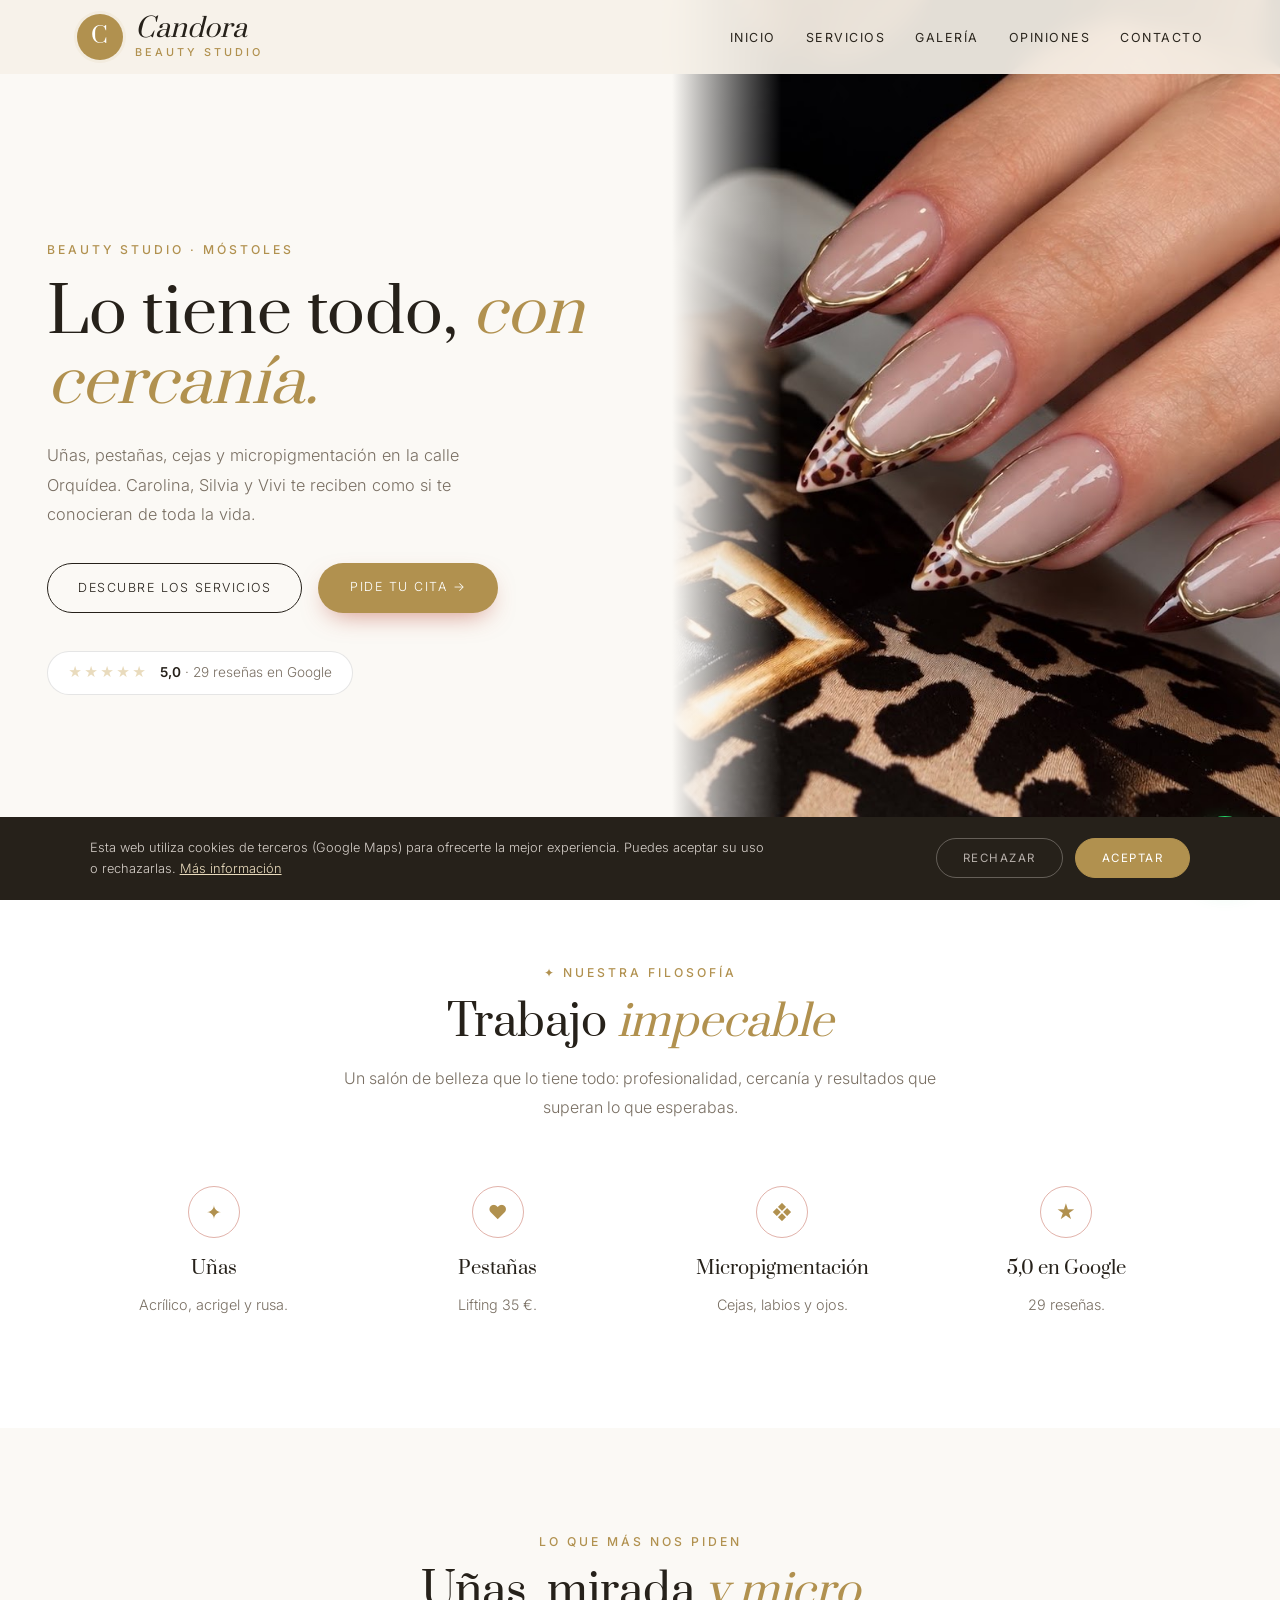
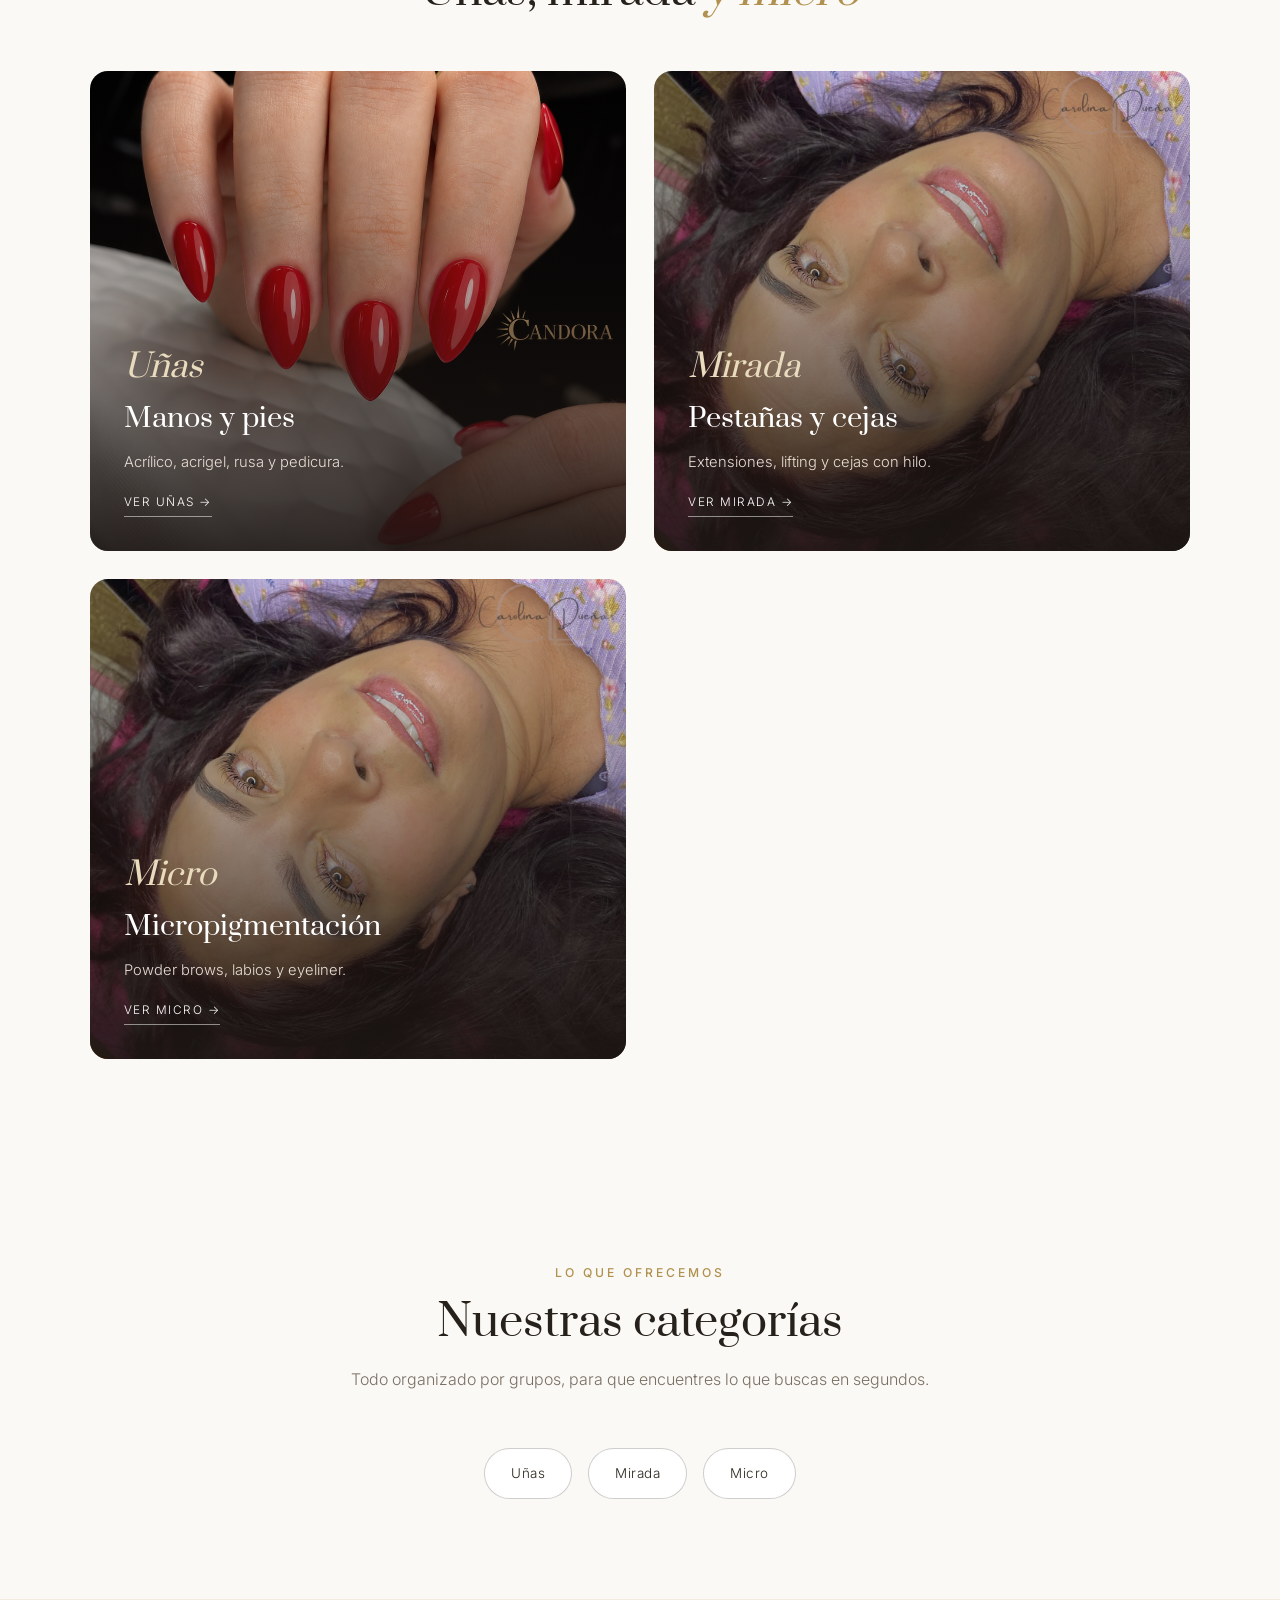
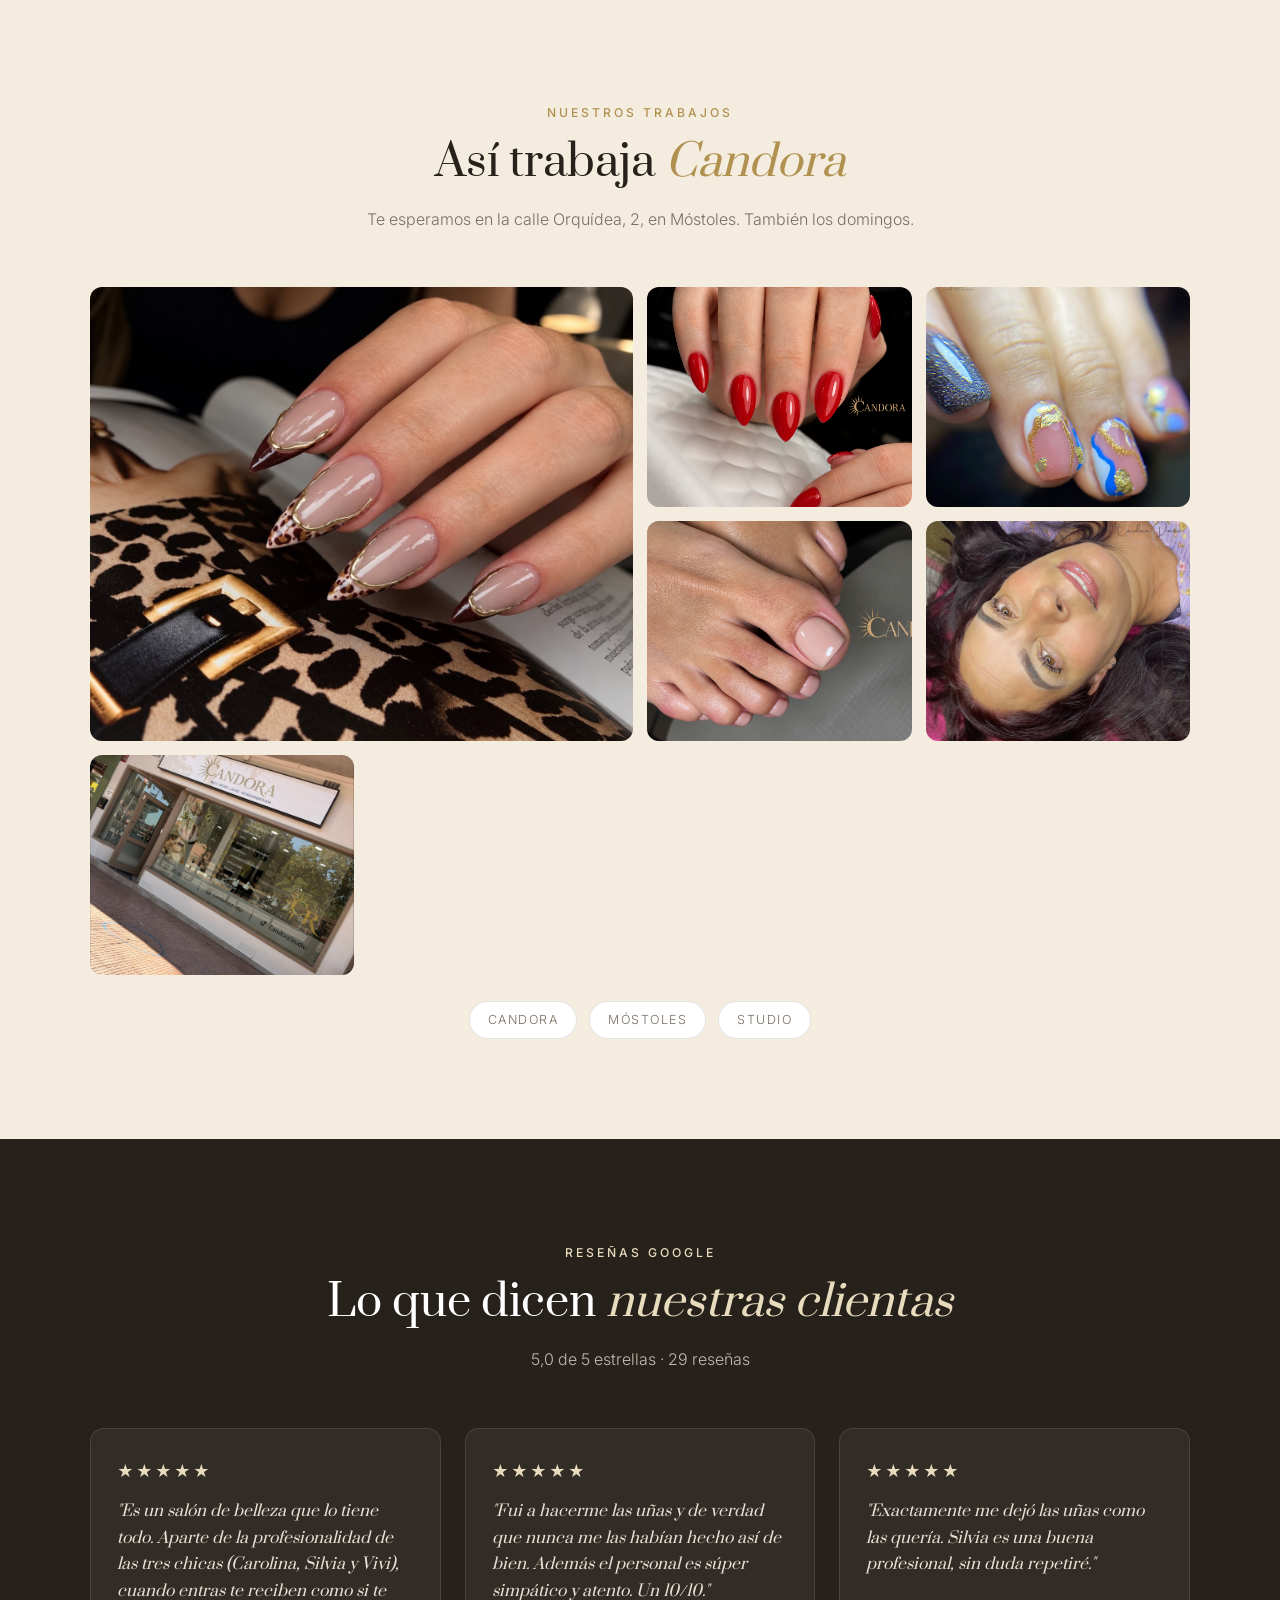
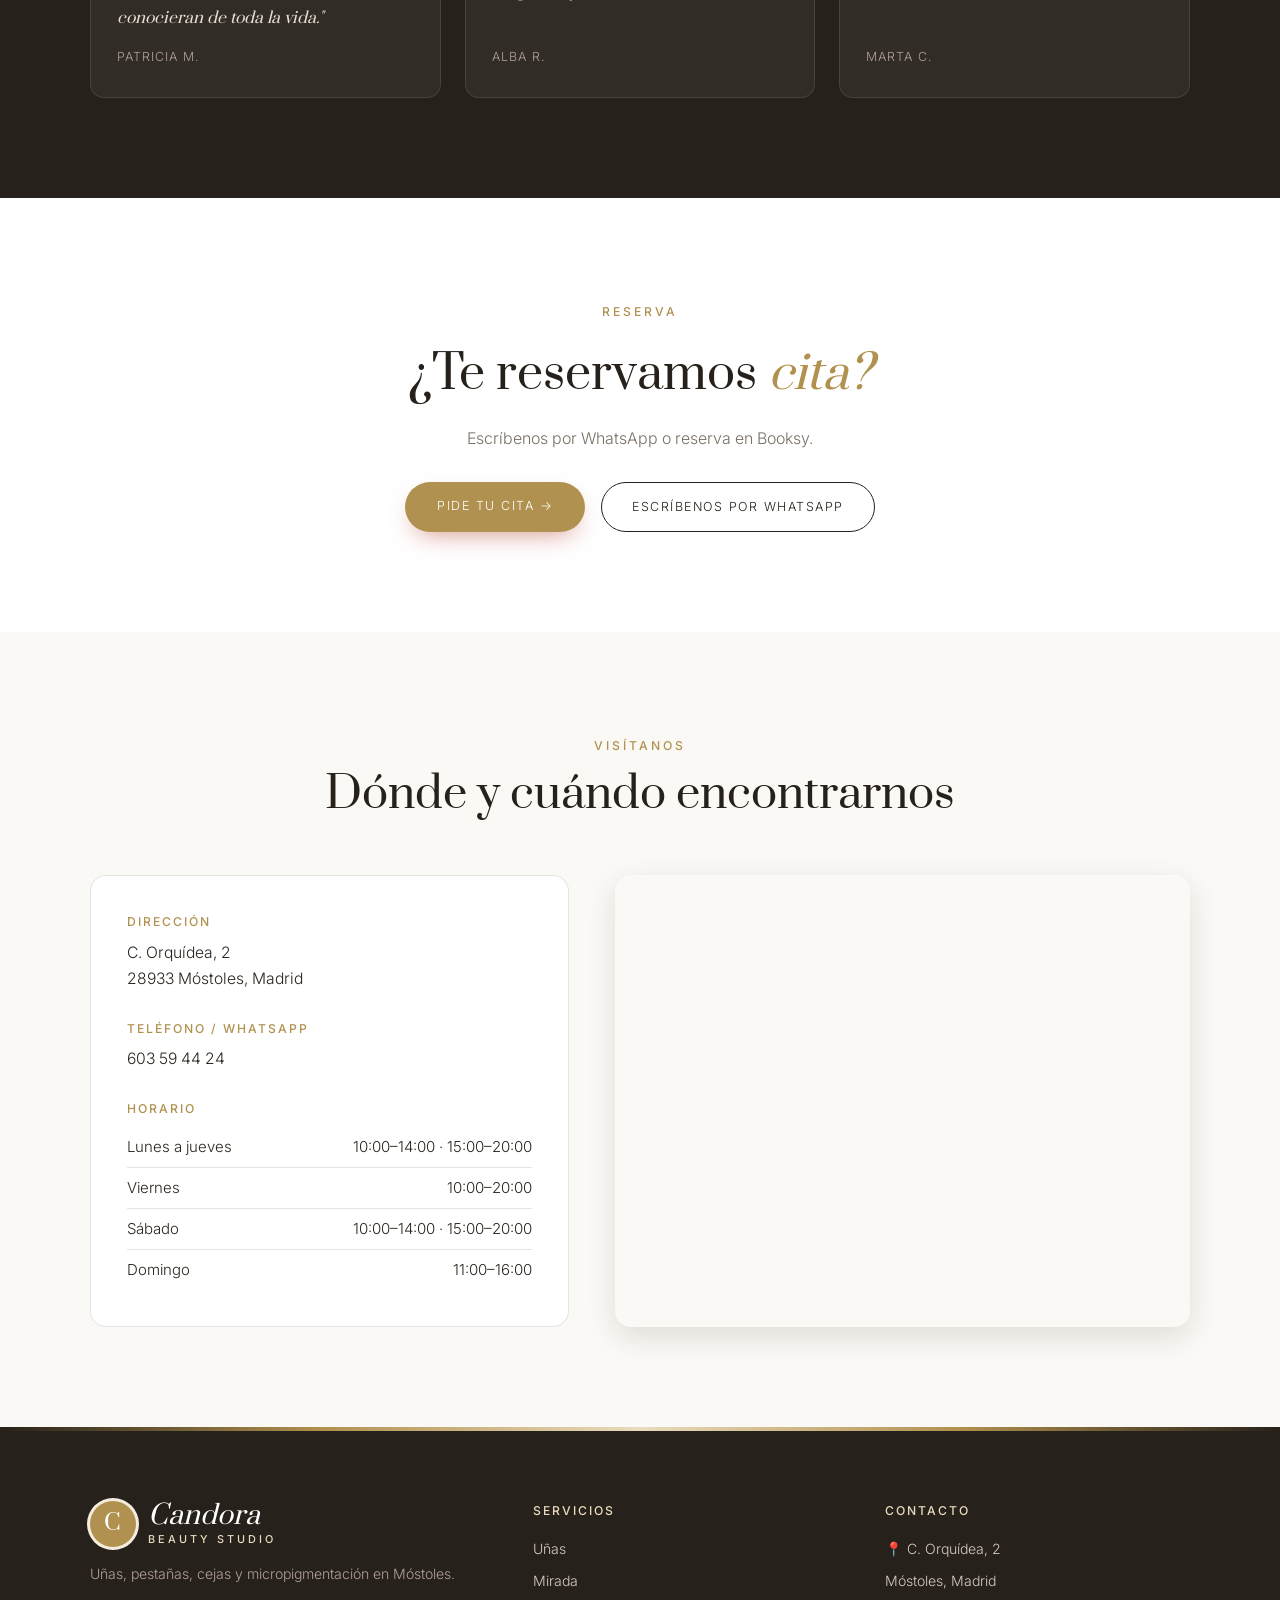
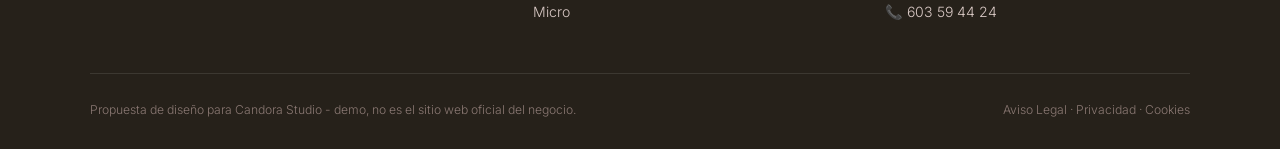
<file: index.html>
<!DOCTYPE html>
<html lang="es">
<head>
<meta charset="UTF-8">
<meta name="viewport" content="width=device-width, initial-scale=1.0">
<title>Candora Studio — Uñas, pestañas y micropigmentación en Móstoles</title>
<meta name="description" content="Candora Studio, en C. Orquídea 2, Móstoles. Uñas acrílicas y acrigel, manicura rusa, pestañas 3D-6D, lifting 35 €, cejas con hilo y micropigmentación (powder brows, labios, eyeliner). 5,0★ con 29 reseñas en Google.">
<meta name="theme-color" content="#26211a">
<meta property="og:title" content="Candora Studio · Móstoles">
<meta property="og:image" content="maps_06.jpg">

<link rel="preconnect" href="https://fonts.googleapis.com"><link rel="preconnect" href="https://fonts.gstatic.com" crossorigin><link href="https://fonts.googleapis.com/css2?family=Prata&family=Inter:wght@300;400;500;600&display=swap" rel="stylesheet">
<link rel="stylesheet" href="styles.css">
</head>
<body>

<header id="header">
  <a href="index.html" class="logo" aria-label="Candora Studio, inicio"><span class="logo-mark">C</span><span class="logo-text"><span class="script">Candora</span><small>beauty studio</small></span></a>
  <nav id="nav" aria-label="Navegación principal"><ul><li><a href="index.html#inicio">Inicio</a></li><li><a href="servicios.html">Servicios</a></li><li><a href="index.html#galeria">Galería</a></li><li><a href="index.html#opiniones">Opiniones</a></li><li><a href="index.html#contacto">Contacto</a></li></ul></nav><button class="nav-toggle" id="navToggle" aria-label="Abrir menú">☰</button>
</header>

<section class="hero" id="inicio">
  <div class="hero-text">
    <span class="eyebrow">Beauty studio · Móstoles</span>
    <h1>Lo tiene todo, <em>con cercanía.</em></h1>
    <p>Uñas, pestañas, cejas y micropigmentación en la calle Orquídea. Carolina, Silvia y Vivi te reciben como si te conocieran de toda la vida.</p>
    <div class="hero-ctas">
      <a href="servicios.html" class="btn-outline">Descubre los servicios</a>
      <a href="https://wa.me/34603594424?text=Hola%2C%20quiero%20pedir%20cita%20en%20Candora" class="btn-solid" target="_blank" rel="noopener">Pide tu cita →</a>
    </div>
    <a class="hero-rating" href="https://www.google.com/maps/search/?api=1&query=Candora+Studio,+C.+Orqu%C3%ADdea+2,+M%C3%B3stoles" target="_blank" rel="noopener"><span class="stars">★★★★★</span><span><strong>5,0</strong> · 29 reseñas en Google</span></a>
  </div>
  <div class="hero-img"><img src="maps_06.jpg" alt="Uñas stiletto nude en Candora Studio" style="object-position:center 50%;"></div>
</section>

<section class="trust">
  <div class="section-head">
    <span class="eyebrow">✦ Nuestra filosofía</span>
    <h2>Trabajo <em>impecable</em></h2>
    <p>Un salón de belleza que lo tiene todo: profesionalidad, cercanía y resultados que superan lo que esperabas.</p>
  </div>
  <div class="trust-grid">
    <div class="trust-card"><span class="trust-ic">✦</span><h3>Uñas</h3><p>Acrílico, acrigel y rusa.</p></div>
    <div class="trust-card"><span class="trust-ic">♥</span><h3>Pestañas</h3><p>Lifting 35 €.</p></div>
    <div class="trust-card"><span class="trust-ic">❖</span><h3>Micropigmentación</h3><p>Cejas, labios y ojos.</p></div>
    <div class="trust-card"><span class="trust-ic">★</span><h3>5,0 en Google</h3><p>29 reseñas.</p></div>
  </div>
</section>

<section class="worlds">
  <div class="section-head">
    <span class="eyebrow">Lo que más nos piden</span>
    <h2>Uñas, mirada <em>y micro</em></h2>
  </div>
  <div class="worlds-grid">
    <a href="servicios.html#unas" class="world-card"><img src="maps_02.jpg" alt="Manos y pies"><div class="world-text"><span class="script">Uñas</span><h3>Manos y pies</h3><p>Acrílico, acrigel, rusa y pedicura.</p><span class="world-link">Ver uñas →</span></div></a>
    <a href="servicios.html#mirada" class="world-card"><img src="maps_04.jpg" alt="Pestañas y cejas"><div class="world-text"><span class="script">Mirada</span><h3>Pestañas y cejas</h3><p>Extensiones, lifting y cejas con hilo.</p><span class="world-link">Ver mirada →</span></div></a>
    <a href="servicios.html#micro" class="world-card"><img src="maps_04.jpg" alt="Micropigmentación"><div class="world-text"><span class="script">Micro</span><h3>Micropigmentación</h3><p>Powder brows, labios y eyeliner.</p><span class="world-link">Ver micro →</span></div></a>
  </div>
</section>

<section>
  <div class="section-head">
    <span class="eyebrow">Lo que ofrecemos</span>
    <h2>Nuestras categorías</h2>
    <p>Todo organizado por grupos, para que encuentres lo que buscas en segundos.</p>
  </div>
  <div class="cat-pills">
    <a href="servicios.html#unas" class="cat-pill">Uñas</a>
    <a href="servicios.html#mirada" class="cat-pill">Mirada</a>
    <a href="servicios.html#micro" class="cat-pill">Micro</a>
  </div>
</section>

<section class="gallery-wrap" id="galeria">
  <div class="section-head">
    <span class="eyebrow">Nuestros trabajos</span>
    <h2>Así trabaja <em>Candora</em></h2>
    <p>Te esperamos en la calle Orquídea, 2, en Móstoles. También los domingos.</p>
  </div>
  <div class="gallery">
    <figure class="big"><img src="maps_06.jpg" alt="Stiletto con animal print" loading="lazy"></figure>
    <figure><img src="maps_02.jpg" alt="Rojo almendra" loading="lazy"></figure>
    <figure><img src="maps_07.jpg" alt="Diseño con dorado" loading="lazy"></figure>
    <figure><img src="maps_05.jpg" alt="Pedicura nude" loading="lazy"></figure>
    <figure><img src="maps_04.jpg" alt="Cejas y labios" loading="lazy"></figure>
    <figure><img src="maps_01.jpg" alt="Nuestro estudio" loading="lazy"></figure>
  </div>
  <div class="brands"><span>Candora</span><span>Móstoles</span><span>Studio</span></div>
</section>

<section class="reviews-wrap" id="opiniones">
  <div class="section-head">
    <span class="eyebrow">Reseñas Google</span>
    <h2>Lo que dicen <em>nuestras clientas</em></h2>
    <p>5,0 de 5 estrellas · 29 reseñas</p>
  </div>
  <div class="review-grid">
    <div class="review-card"><div class="stars">★★★★★</div><p>"Es un salón de belleza que lo tiene todo. Aparte de la profesionalidad de las tres chicas (Carolina, Silvia y Vivi), cuando entras te reciben como si te conocieran de toda la vida."</p><cite>Patricia M.</cite></div>
    <div class="review-card"><div class="stars">★★★★★</div><p>"Fui a hacerme las uñas y de verdad que nunca me las habían hecho así de bien. Además el personal es súper simpático y atento. Un 10/10."</p><cite>Alba R.</cite></div>
    <div class="review-card"><div class="stars">★★★★★</div><p>"Exactamente me dejó las uñas como las quería. Silvia es una buena profesional, sin duda repetiré."</p><cite>Marta C.</cite></div>
  </div>
</section>

<section class="cta-section">
  <span class="eyebrow">Reserva</span>
  <h2>¿Te reservamos <em>cita?</em></h2>
  <p>Escríbenos por WhatsApp o reserva en Booksy.</p>
  <div class="cta-row">
    <a href="https://wa.me/34603594424?text=Hola%2C%20quiero%20pedir%20cita%20en%20Candora" class="btn-solid" target="_blank" rel="noopener">Pide tu cita →</a>
    <a href="https://wa.me/34603594424?text=Hola%2C%20quiero%20pedir%20cita%20en%20Candora" class="btn-outline" target="_blank" rel="noopener">Escríbenos por WhatsApp</a>
  </div>
</section>

<section class="contact-section" id="contacto">
  <div class="section-head">
    <span class="eyebrow">Visítanos</span>
    <h2>Dónde y cuándo encontrarnos</h2>
  </div>
  <div class="contact-grid">
    <div class="contact-info">
      <div class="contact-block"><h3>Dirección</h3><p>C. Orquídea, 2<br>28933 Móstoles, Madrid</p></div>
      <div class="contact-block"><h3>Teléfono / WhatsApp</h3><p><a href="tel:+34603594424">603 59 44 24</a></p></div>
      <div class="contact-block"><h3>Horario</h3><ul class="hours-list"><li><span>Lunes a jueves</span><span>10:00–14:00 · 15:00–20:00</span></li><li><span>Viernes</span><span>10:00–20:00</span></li><li><span>Sábado</span><span>10:00–14:00 · 15:00–20:00</span></li><li><span>Domingo</span><span>11:00–16:00</span></li></ul></div>
      
    </div>
    <div class="contact-map">
      <iframe title="Mapa de Candora Studio" src="https://www.google.com/maps?q=Candora+Studio,+C.+Orqu%C3%ADdea+2,+M%C3%B3stoles&output=embed" width="100%" height="100%" style="border:0;" allowfullscreen="" loading="lazy" referrerpolicy="no-referrer-when-downgrade"></iframe>
    </div>
  </div>
</section>

<footer>
  <div class="footer-grid">
    <div class="footer-brand">
      <a href="index.html" class="logo light"><span class="logo-mark">C</span><span class="logo-text"><span class="script">Candora</span><small>beauty studio</small></span></a>
      <p>Uñas, pestañas, cejas y micropigmentación en Móstoles.</p>
    </div>
    <div><h4>Servicios</h4><ul><li><a href="servicios.html#unas">Uñas</a></li><li><a href="servicios.html#mirada">Mirada</a></li><li><a href="servicios.html#micro">Micro</a></li></ul></div>
    <div><h4>Contacto</h4><ul><li>📍 C. Orquídea, 2</li><li>Móstoles, Madrid</li><li>📞 <a href="tel:+34603594424">603 59 44 24</a></li></ul></div>
  </div>
  <div class="footer-bottom">
    <span>Propuesta de diseño para Candora Studio - demo, no es el sitio web oficial del negocio.</span>
    <span><a href="aviso-legal.html">Aviso Legal</a> &middot; <a href="politica-privacidad.html">Privacidad</a> &middot; <a href="politica-cookies.html">Cookies</a></span>
  </div>
</footer>

<div id="cookie-banner" class="cookie-banner"><p>Esta web utiliza cookies de terceros (Google Maps) para ofrecerte la mejor experiencia. Puedes aceptar su uso o rechazarlas. <a href="politica-cookies.html">Más información</a></p><div class="cookie-actions"><button onclick="setCookieChoice('rejected')" class="ck-reject">Rechazar</button><button onclick="setCookieChoice('accepted')" class="ck-accept">Aceptar</button></div></div>
<div class="social-fabs"><a class="wa-fab" href="https://wa.me/34603594424?text=Hola%2C%20quiero%20pedir%20cita%20en%20Candora" target="_blank" rel="noopener" aria-label="Escribir por WhatsApp"><svg width="28" height="28" viewBox="0 0 24 24" fill="white"><path d="M17.5 14.4c-.3-.1-1.8-.9-2-1s-.5-.1-.7.1-.8 1-.9 1.2-.3.2-.6.1a8.2 8.2 0 0 1-2.4-1.5 9 9 0 0 1-1.7-2.1c-.2-.3 0-.5.1-.6l.4-.5.3-.5v-.5l-.9-2.2c-.2-.6-.5-.5-.7-.5h-.6a1.1 1.1 0 0 0-.8.4 3.4 3.4 0 0 0-1 2.5 5.9 5.9 0 0 0 1.2 3.1 13.5 13.5 0 0 0 5.2 4.6c2.6 1 2.6.7 3.1.6a2.6 2.6 0 0 0 1.7-1.2 2.1 2.1 0 0 0 .2-1.2c-.1-.1-.3-.2-.6-.3ZM12 21.8a9.8 9.8 0 0 1-5-1.4l-.4-.2-3.7 1 1-3.6-.2-.4A9.8 9.8 0 1 1 12 21.8Zm8.4-18.3A11.8 11.8 0 0 0 1.8 17.7L.2 23.8l6.3-1.6a11.8 11.8 0 0 0 5.6 1.4A11.8 11.8 0 0 0 20.4 3.5Z"/></svg></a></div>
<script src="main.js"></script>
</body>
</html>
</file>
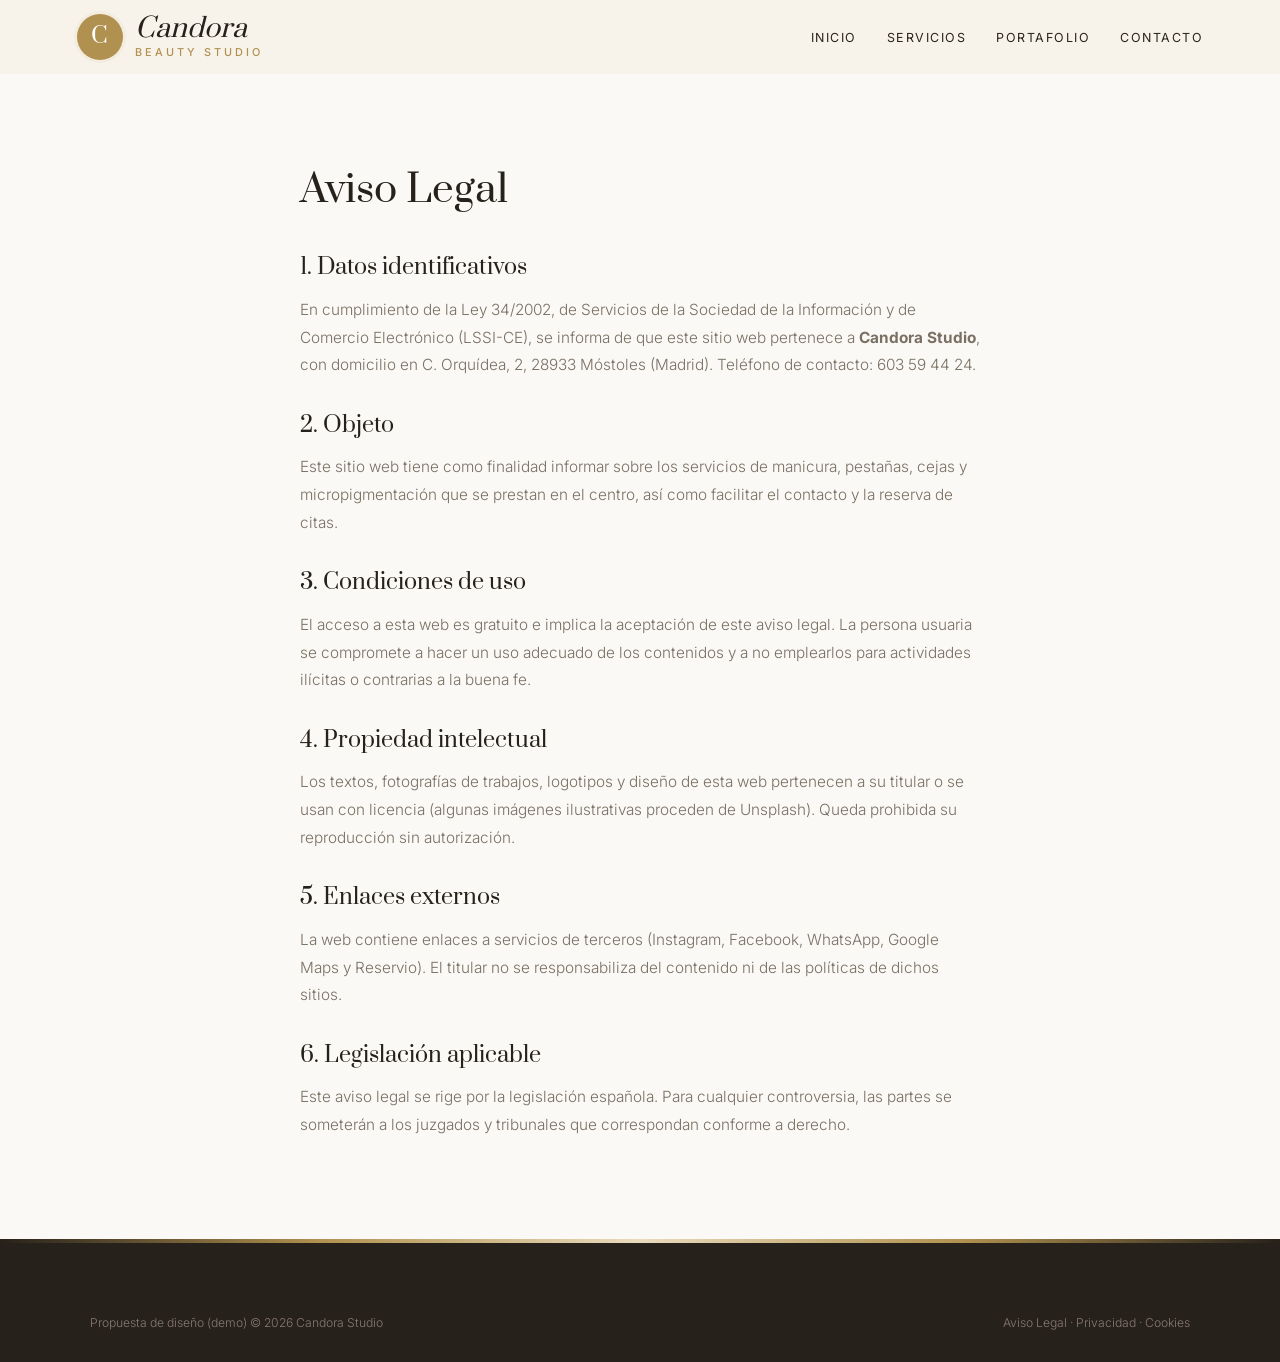
<file: aviso-legal.html>
<!DOCTYPE html>
<html lang="es">
<head>
<meta charset="UTF-8">
<meta name="viewport" content="width=device-width, initial-scale=1.0">
<title>Aviso Legal — Candora Studio</title>
<meta name="robots" content="noindex">

<link rel="preconnect" href="https://fonts.googleapis.com">
<link href="https://fonts.googleapis.com/css2?family=Prata&family=Inter:wght@300;400;500;600&display=swap" rel="stylesheet">
<link rel="stylesheet" href="styles.css">
</head>
<body>
<header id="header" class="scrolled">
  <a href="index.html" class="logo" aria-label="Candora Studio, inicio">
    <span class="logo-mark">C</span>
    <span class="logo-text"><span class="script">Candora</span><small>beauty studio</small></span>
  </a>
  <nav id="nav" aria-label="Navegación principal">
    <ul>
      <li><a href="index.html#inicio">Inicio</a></li>
      <li><a href="servicios.html">Servicios</a></li>
      <li><a href="portafolio.html">Portafolio</a></li>
      <li><a href="index.html#contacto">Contacto</a></li>
    </ul>
  </nav>
  <button class="nav-toggle" id="navToggle" aria-label="Abrir menú">☰</button>
</header>
<main class="legal"><h1>Aviso Legal</h1>
<h2>1. Datos identificativos</h2>
<p>En cumplimiento de la Ley 34/2002, de Servicios de la Sociedad de la Información y de Comercio Electrónico (LSSI-CE), se informa de que este sitio web pertenece a <strong>Candora Studio</strong>, con domicilio en C. Orquídea, 2, 28933 Móstoles (Madrid). Teléfono de contacto: 603 59 44 24.</p>
<h2>2. Objeto</h2>
<p>Este sitio web tiene como finalidad informar sobre los servicios de manicura, pestañas, cejas y micropigmentación que se prestan en el centro, así como facilitar el contacto y la reserva de citas.</p>
<h2>3. Condiciones de uso</h2>
<p>El acceso a esta web es gratuito e implica la aceptación de este aviso legal. La persona usuaria se compromete a hacer un uso adecuado de los contenidos y a no emplearlos para actividades ilícitas o contrarias a la buena fe.</p>
<h2>4. Propiedad intelectual</h2>
<p>Los textos, fotografías de trabajos, logotipos y diseño de esta web pertenecen a su titular o se usan con licencia (algunas imágenes ilustrativas proceden de Unsplash). Queda prohibida su reproducción sin autorización.</p>
<h2>5. Enlaces externos</h2>
<p>La web contiene enlaces a servicios de terceros (Instagram, Facebook, WhatsApp, Google Maps y Reservio). El titular no se responsabiliza del contenido ni de las políticas de dichos sitios.</p>
<h2>6. Legislación aplicable</h2>
<p>Este aviso legal se rige por la legislación española. Para cualquier controversia, las partes se someterán a los juzgados y tribunales que correspondan conforme a derecho.</p></main>
<footer>
  <div class="footer-bottom" style="margin-top:0">
    <span>Propuesta de diseño (demo) © 2026 Candora Studio</span>
    <span><a href="aviso-legal.html">Aviso Legal</a> &middot; <a href="politica-privacidad.html">Privacidad</a> &middot; <a href="politica-cookies.html">Cookies</a></span>
  </div>
</footer>
<script src="main.js"></script>
</body>
</html>
</file>
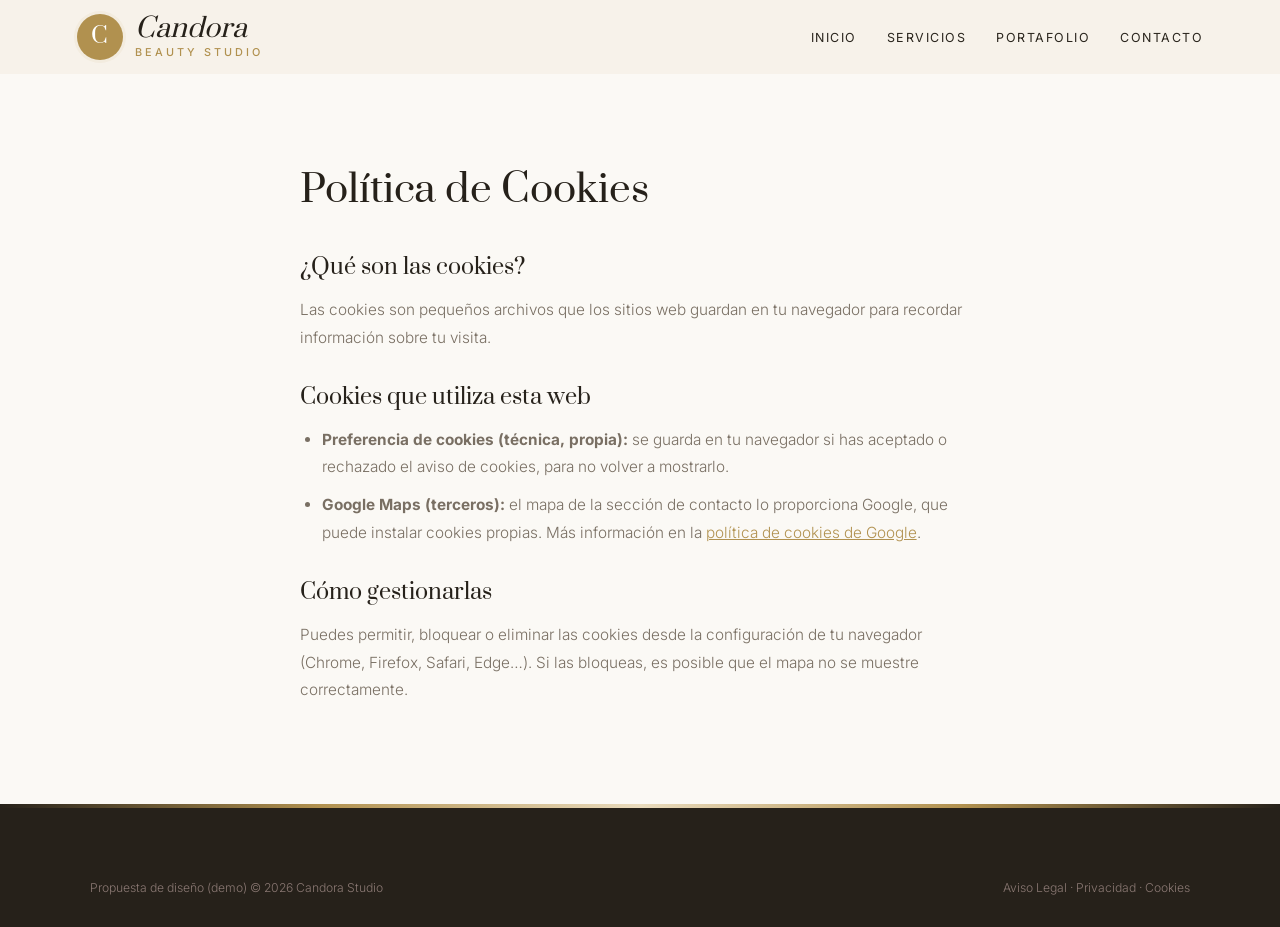
<file: politica-cookies.html>
<!DOCTYPE html>
<html lang="es">
<head>
<meta charset="UTF-8">
<meta name="viewport" content="width=device-width, initial-scale=1.0">
<title>Política de Cookies — Candora Studio</title>
<meta name="robots" content="noindex">

<link rel="preconnect" href="https://fonts.googleapis.com">
<link href="https://fonts.googleapis.com/css2?family=Prata&family=Inter:wght@300;400;500;600&display=swap" rel="stylesheet">
<link rel="stylesheet" href="styles.css">
</head>
<body>
<header id="header" class="scrolled">
  <a href="index.html" class="logo" aria-label="Candora Studio, inicio">
    <span class="logo-mark">C</span>
    <span class="logo-text"><span class="script">Candora</span><small>beauty studio</small></span>
  </a>
  <nav id="nav" aria-label="Navegación principal">
    <ul>
      <li><a href="index.html#inicio">Inicio</a></li>
      <li><a href="servicios.html">Servicios</a></li>
      <li><a href="portafolio.html">Portafolio</a></li>
      <li><a href="index.html#contacto">Contacto</a></li>
    </ul>
  </nav>
  <button class="nav-toggle" id="navToggle" aria-label="Abrir menú">☰</button>
</header>
<main class="legal"><h1>Política de Cookies</h1>
<h2>¿Qué son las cookies?</h2>
<p>Las cookies son pequeños archivos que los sitios web guardan en tu navegador para recordar información sobre tu visita.</p>
<h2>Cookies que utiliza esta web</h2>
<ul>
<li><strong>Preferencia de cookies (técnica, propia):</strong> se guarda en tu navegador si has aceptado o rechazado el aviso de cookies, para no volver a mostrarlo.</li>
<li><strong>Google Maps (terceros):</strong> el mapa de la sección de contacto lo proporciona Google, que puede instalar cookies propias. Más información en la <a href="https://policies.google.com/technologies/cookies" target="_blank" rel="noopener">política de cookies de Google</a>.</li>
</ul>
<h2>Cómo gestionarlas</h2>
<p>Puedes permitir, bloquear o eliminar las cookies desde la configuración de tu navegador (Chrome, Firefox, Safari, Edge…). Si las bloqueas, es posible que el mapa no se muestre correctamente.</p></main>
<footer>
  <div class="footer-bottom" style="margin-top:0">
    <span>Propuesta de diseño (demo) © 2026 Candora Studio</span>
    <span><a href="aviso-legal.html">Aviso Legal</a> &middot; <a href="politica-privacidad.html">Privacidad</a> &middot; <a href="politica-cookies.html">Cookies</a></span>
  </div>
</footer>
<script src="main.js"></script>
</body>
</html>
</file>
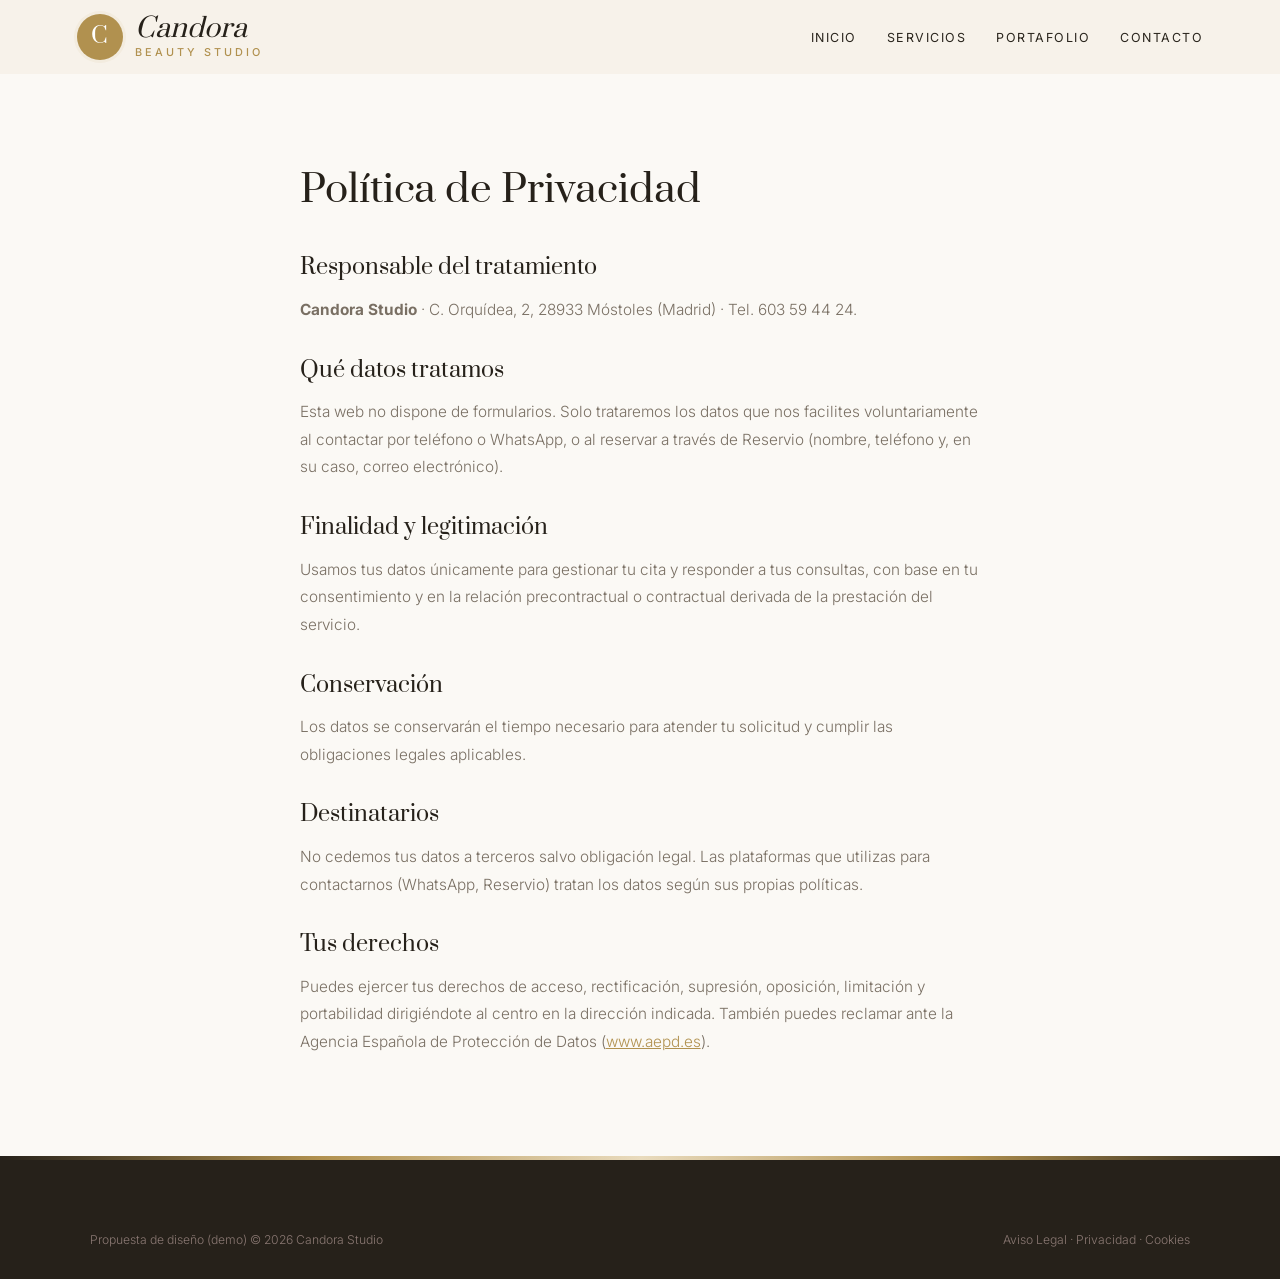
<file: politica-privacidad.html>
<!DOCTYPE html>
<html lang="es">
<head>
<meta charset="UTF-8">
<meta name="viewport" content="width=device-width, initial-scale=1.0">
<title>Política de Privacidad — Candora Studio</title>
<meta name="robots" content="noindex">

<link rel="preconnect" href="https://fonts.googleapis.com">
<link href="https://fonts.googleapis.com/css2?family=Prata&family=Inter:wght@300;400;500;600&display=swap" rel="stylesheet">
<link rel="stylesheet" href="styles.css">
</head>
<body>
<header id="header" class="scrolled">
  <a href="index.html" class="logo" aria-label="Candora Studio, inicio">
    <span class="logo-mark">C</span>
    <span class="logo-text"><span class="script">Candora</span><small>beauty studio</small></span>
  </a>
  <nav id="nav" aria-label="Navegación principal">
    <ul>
      <li><a href="index.html#inicio">Inicio</a></li>
      <li><a href="servicios.html">Servicios</a></li>
      <li><a href="portafolio.html">Portafolio</a></li>
      <li><a href="index.html#contacto">Contacto</a></li>
    </ul>
  </nav>
  <button class="nav-toggle" id="navToggle" aria-label="Abrir menú">☰</button>
</header>
<main class="legal"><h1>Política de Privacidad</h1>
<h2>Responsable del tratamiento</h2>
<p><strong>Candora Studio</strong> · C. Orquídea, 2, 28933 Móstoles (Madrid) · Tel. 603 59 44 24.</p>
<h2>Qué datos tratamos</h2>
<p>Esta web no dispone de formularios. Solo trataremos los datos que nos facilites voluntariamente al contactar por teléfono o WhatsApp, o al reservar a través de Reservio (nombre, teléfono y, en su caso, correo electrónico).</p>
<h2>Finalidad y legitimación</h2>
<p>Usamos tus datos únicamente para gestionar tu cita y responder a tus consultas, con base en tu consentimiento y en la relación precontractual o contractual derivada de la prestación del servicio.</p>
<h2>Conservación</h2>
<p>Los datos se conservarán el tiempo necesario para atender tu solicitud y cumplir las obligaciones legales aplicables.</p>
<h2>Destinatarios</h2>
<p>No cedemos tus datos a terceros salvo obligación legal. Las plataformas que utilizas para contactarnos (WhatsApp, Reservio) tratan los datos según sus propias políticas.</p>
<h2>Tus derechos</h2>
<p>Puedes ejercer tus derechos de acceso, rectificación, supresión, oposición, limitación y portabilidad dirigiéndote al centro en la dirección indicada. También puedes reclamar ante la Agencia Española de Protección de Datos (<a href="https://www.aepd.es" target="_blank" rel="noopener">www.aepd.es</a>).</p></main>
<footer>
  <div class="footer-bottom" style="margin-top:0">
    <span>Propuesta de diseño (demo) © 2026 Candora Studio</span>
    <span><a href="aviso-legal.html">Aviso Legal</a> &middot; <a href="politica-privacidad.html">Privacidad</a> &middot; <a href="politica-cookies.html">Cookies</a></span>
  </div>
</footer>
<script src="main.js"></script>
</body>
</html>
</file>
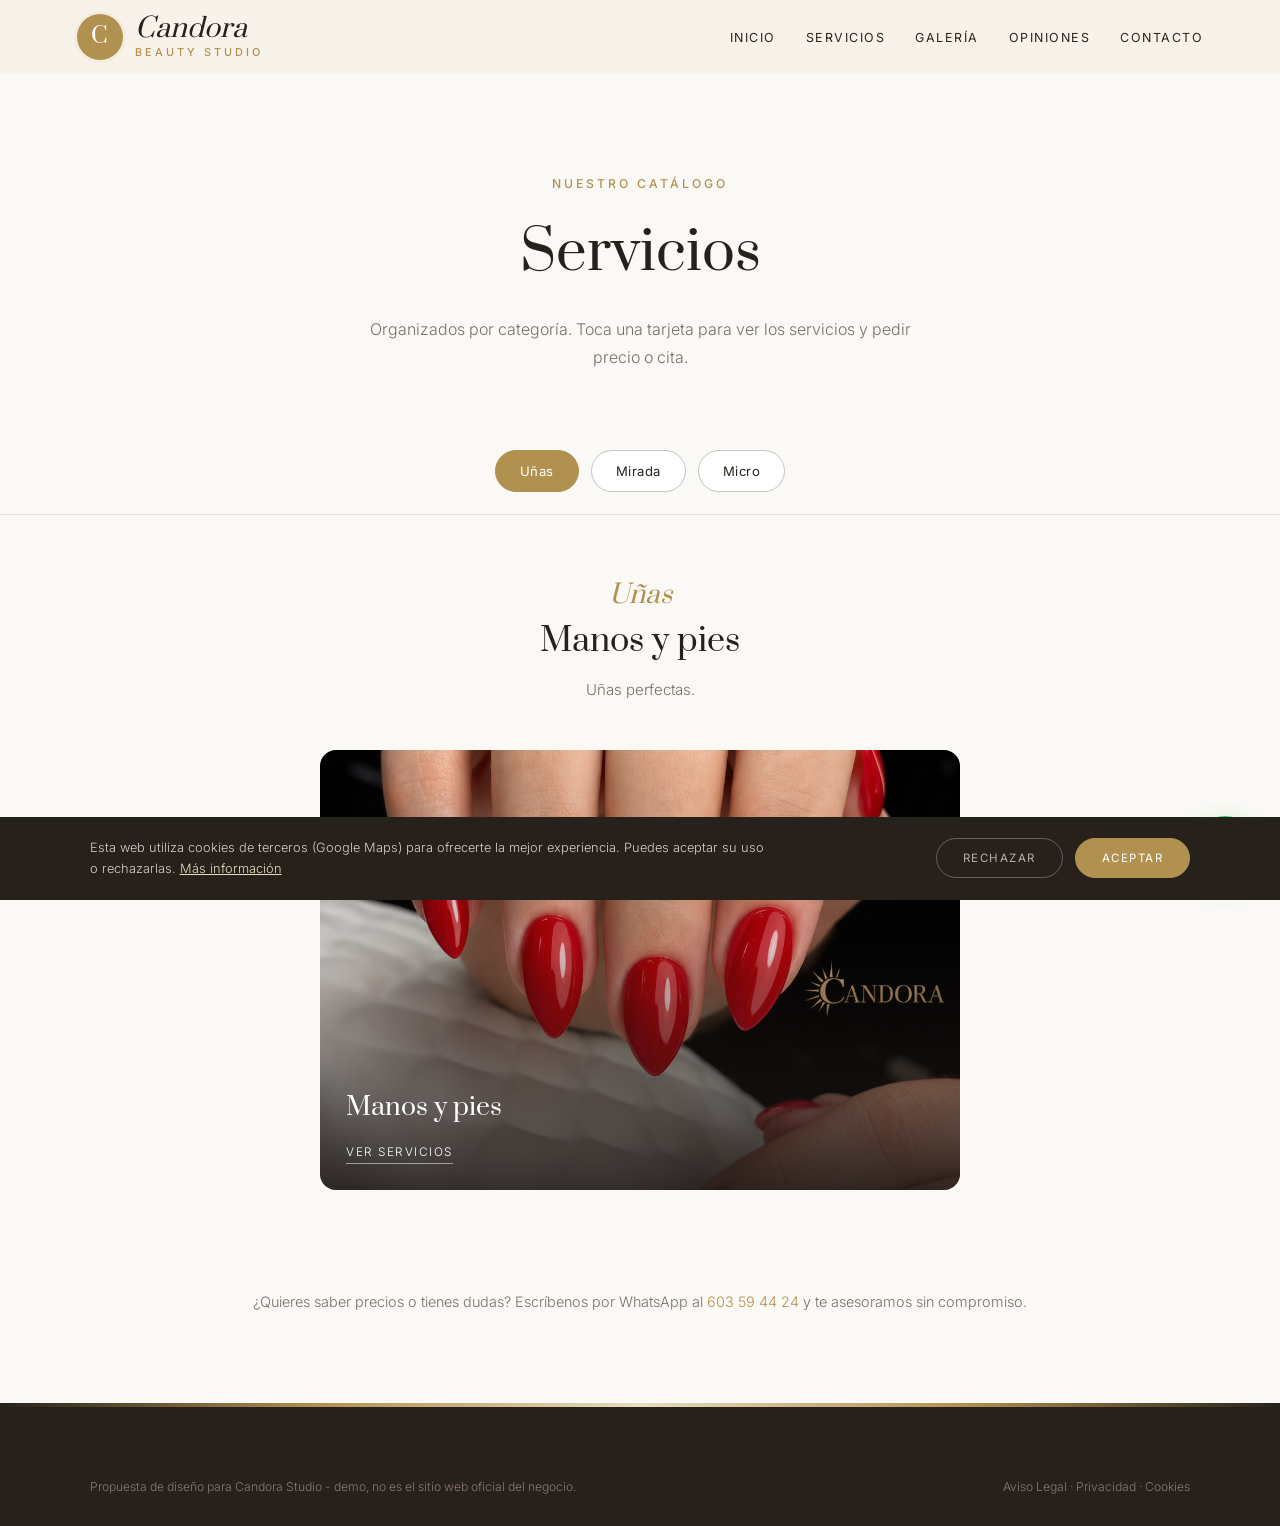
<file: servicios.html>
<!DOCTYPE html>
<html lang="es">
<head>
<meta charset="UTF-8">
<meta name="viewport" content="width=device-width, initial-scale=1.0">
<title>Servicios — Candora Studio · Móstoles</title>
<meta name="description" content="Servicios de Candora Studio en Móstoles.">

<link rel="preconnect" href="https://fonts.googleapis.com"><link rel="preconnect" href="https://fonts.gstatic.com" crossorigin><link href="https://fonts.googleapis.com/css2?family=Prata&family=Inter:wght@300;400;500;600&display=swap" rel="stylesheet">
<link rel="stylesheet" href="styles.css">
</head>
<body>

<header id="header" class="scrolled">
  <a href="index.html" class="logo" aria-label="Candora Studio, inicio"><span class="logo-mark">C</span><span class="logo-text"><span class="script">Candora</span><small>beauty studio</small></span></a>
  <nav id="nav" aria-label="Navegación principal"><ul><li><a href="index.html#inicio">Inicio</a></li><li><a href="servicios.html">Servicios</a></li><li><a href="index.html#galeria">Galería</a></li><li><a href="index.html#opiniones">Opiniones</a></li><li><a href="index.html#contacto">Contacto</a></li></ul></nav><button class="nav-toggle" id="navToggle" aria-label="Abrir menú">☰</button>
</header>

<div class="page-hero">
  <span class="eyebrow">Nuestro catálogo</span>
  <h1>Servicios</h1>
  <p>Organizados por categoría. Toca una tarjeta para ver los servicios y pedir precio o cita.</p>
</div>

<div class="tabs">
  <button class="tab-btn active" data-tab="unas">Uñas</button>
  <button class="tab-btn" data-tab="mirada">Mirada</button>
  <button class="tab-btn" data-tab="micro">Micro</button>
  
</div>

<div class="tab-panel active" id="unas">
  <div class="tab-intro"><span class="script">Uñas</span><h2>Manos y pies</h2><p>Uñas perfectas.</p></div>
  <div class="cat-grid single">
    <div class="cat-card" onclick="openModal('unas')"><img src="maps_02.jpg" alt="Manos y pies" loading="lazy"><div class="cat-card-text"><h3>Manos y pies</h3><span>Ver servicios</span></div></div>
  </div>
</div>

<div class="tab-panel" id="mirada">
  <div class="tab-intro"><span class="script">Mirada</span><h2>Pestañas y cejas</h2><p>Mirada perfecta.</p></div>
  <div class="cat-grid single">
    <div class="cat-card" onclick="openModal('mirada')"><img src="maps_04.jpg" alt="Pestañas y cejas" loading="lazy"><div class="cat-card-text"><h3>Pestañas y cejas</h3><span>Ver servicios</span></div></div>
  </div>
</div>

<div class="tab-panel" id="micro">
  <div class="tab-intro"><span class="script">Micro</span><h2>Micropigmentación</h2><p>Resultados naturales.</p></div>
  <div class="cat-grid single">
    <div class="cat-card" onclick="openModal('micro')"><img src="maps_04.jpg" alt="Micropigmentación" loading="lazy"><div class="cat-card-text"><h3>Micropigmentación</h3><span>Ver servicios</span></div></div>
  </div>
</div>


<p class="services-note">¿Quieres saber precios o tienes dudas? Escríbenos por WhatsApp al <a href="https://wa.me/34603594424" target="_blank" rel="noopener" style="color:var(--red)">603 59 44 24</a> y te asesoramos sin compromiso.</p>

<div class="modal-overlay" id="modal-unas"><div class="modal">
  <button class="modal-close" onclick="closeModal('unas')" aria-label="Cerrar">×</button>
  <h3>Manos y pies</h3><p class="modal-sub">Uñas</p>
  <div class="svc-row"><div><div class="svc-name">M</div><span class="svc-desc">a</span></div><div class="svc-price">Consultar</div></div>
  <div class="svc-row"><div><div class="svc-name">R</div><span class="svc-desc">e</span></div><div class="svc-price">Consultar</div></div>
  <div class="svc-row"><div><div class="svc-name">A</div><span class="svc-desc">c</span></div><div class="svc-price">Consultar</div></div>
  <div class="svc-row"><div><div class="svc-name">R</div><span class="svc-desc">e</span></div><div class="svc-price">Consultar</div></div>
  <div class="svc-row"><div><div class="svc-name">P</div><span class="svc-desc">e</span></div><div class="svc-price">Consultar</div></div>
  <div class="svc-row"><div><div class="svc-name">P</div><span class="svc-desc">e</span></div><div class="svc-price">Consultar</div></div>
  <a class="modal-cta alt" href="https://wa.me/34603594424?text=Hola%2C%20quiero%20informaci%C3%B3n%20sobre%20manos%20y%20pies" target="_blank" rel="noopener">Pedir cita por WhatsApp</a>
</div></div>

<div class="modal-overlay" id="modal-mirada"><div class="modal">
  <button class="modal-close" onclick="closeModal('mirada')" aria-label="Cerrar">×</button>
  <h3>Pestañas y cejas</h3><p class="modal-sub">Mirada</p>
  <div class="svc-row"><div><div class="svc-name">E</div><span class="svc-desc">x</span></div><div class="svc-price">Consultar</div></div>
  <div class="svc-row"><div><div class="svc-name">R</div><span class="svc-desc">e</span></div><div class="svc-price">Consultar</div></div>
  <div class="svc-row"><div><div class="svc-name">L</div><span class="svc-desc">i</span></div><div class="svc-price">Consultar</div></div>
  <div class="svc-row"><div><div class="svc-name">D</div><span class="svc-desc">i</span></div><div class="svc-price">Consultar</div></div>
  <div class="svc-row"><div><div class="svc-name">C</div><span class="svc-desc">e</span></div><div class="svc-price">Consultar</div></div>
  <div class="svc-row"><div><div class="svc-name">D</div><span class="svc-desc">e</span></div><div class="svc-price">Consultar</div></div>
  <a class="modal-cta alt" href="https://wa.me/34603594424?text=Hola%2C%20quiero%20informaci%C3%B3n%20sobre%20pesta%C3%B1as%20y%20cejas" target="_blank" rel="noopener">Pedir cita por WhatsApp</a>
</div></div>

<div class="modal-overlay" id="modal-micro"><div class="modal">
  <button class="modal-close" onclick="closeModal('micro')" aria-label="Cerrar">×</button>
  <h3>Micropigmentación</h3><p class="modal-sub">Micro</p>
  <div class="svc-row"><div><div class="svc-name">C</div><span class="svc-desc">e</span></div><div class="svc-price">Consultar</div></div>
  <div class="svc-row"><div><div class="svc-name">M</div><span class="svc-desc">i</span></div><div class="svc-price">Consultar</div></div>
  <div class="svc-row"><div><div class="svc-name">E</div><span class="svc-desc">y</span></div><div class="svc-price">Consultar</div></div>
  <div class="svc-row"><div><div class="svc-name">S</div><span class="svc-desc">o</span></div><div class="svc-price">Consultar</div></div>
  <div class="svc-row"><div><div class="svc-name">C</div><span class="svc-desc">a</span></div><div class="svc-price">Consultar</div></div>
  <a class="modal-cta alt" href="https://wa.me/34603594424?text=Hola%2C%20quiero%20informaci%C3%B3n%20sobre%20micropigmentaci%C3%B3n" target="_blank" rel="noopener">Pedir cita por WhatsApp</a>
</div></div>


<footer>
  <div class="footer-bottom" style="margin-top:0">
    <span>Propuesta de diseño para Candora Studio - demo, no es el sitio web oficial del negocio.</span>
    <span><a href="aviso-legal.html">Aviso Legal</a> &middot; <a href="politica-privacidad.html">Privacidad</a> &middot; <a href="politica-cookies.html">Cookies</a></span>
  </div>
</footer>

<div id="cookie-banner" class="cookie-banner"><p>Esta web utiliza cookies de terceros (Google Maps) para ofrecerte la mejor experiencia. Puedes aceptar su uso o rechazarlas. <a href="politica-cookies.html">Más información</a></p><div class="cookie-actions"><button onclick="setCookieChoice('rejected')" class="ck-reject">Rechazar</button><button onclick="setCookieChoice('accepted')" class="ck-accept">Aceptar</button></div></div>
<div class="social-fabs"><a class="wa-fab" href="https://wa.me/34603594424?text=Hola%2C%20quiero%20pedir%20cita%20en%20Candora" target="_blank" rel="noopener" aria-label="Escribir por WhatsApp"><svg width="28" height="28" viewBox="0 0 24 24" fill="white"><path d="M17.5 14.4c-.3-.1-1.8-.9-2-1s-.5-.1-.7.1-.8 1-.9 1.2-.3.2-.6.1a8.2 8.2 0 0 1-2.4-1.5 9 9 0 0 1-1.7-2.1c-.2-.3 0-.5.1-.6l.4-.5.3-.5v-.5l-.9-2.2c-.2-.6-.5-.5-.7-.5h-.6a1.1 1.1 0 0 0-.8.4 3.4 3.4 0 0 0-1 2.5 5.9 5.9 0 0 0 1.2 3.1 13.5 13.5 0 0 0 5.2 4.6c2.6 1 2.6.7 3.1.6a2.6 2.6 0 0 0 1.7-1.2 2.1 2.1 0 0 0 .2-1.2c-.1-.1-.3-.2-.6-.3ZM12 21.8a9.8 9.8 0 0 1-5-1.4l-.4-.2-3.7 1 1-3.6-.2-.4A9.8 9.8 0 1 1 12 21.8Zm8.4-18.3A11.8 11.8 0 0 0 1.8 17.7L.2 23.8l6.3-1.6a11.8 11.8 0 0 0 5.6 1.4A11.8 11.8 0 0 0 20.4 3.5Z"/></svg></a></div>
<script src="main.js"></script>
</body>
</html>
</file>
<file: styles.css>
:root{
  --cream:#fbf9f5; --paper:#ffffff; --tint:#f3ecdf; --ink:#2a251d; --dark:#26211a; --muted:#796f63;
  --red:#b1914f; --red-dark:#8c723c; --teal:#b1914f; --gold:#e9dbbd; --line:rgba(0,0,0,.1);
  --brand-gradient:linear-gradient(90deg,#26211a,#b1914f,#e9dbbd,#b1914f,#26211a);
}
*{margin:0;padding:0;box-sizing:border-box;}
html{scroll-behavior:smooth;}
body{font-family:'Inter',sans-serif;background:var(--cream);color:var(--ink);overflow-x:hidden;font-weight:300;line-height:1.6;}
a{text-decoration:none;color:inherit;}
h1,h2,h3{font-family:'Prata',serif;font-weight:500;}
h1 em,h2 em{font-style:italic;color:var(--red);}
img{max-width:100%;display:block;}
.script{font-family:'Prata',serif;font-style:italic;}

/* HEADER */
header{position:fixed;top:0;left:0;right:0;z-index:100;display:flex;justify-content:space-between;align-items:center;padding:14px 6%;background:rgba(247,241,233,.92);backdrop-filter:blur(10px);-webkit-backdrop-filter:blur(10px);transition:box-shadow .3s,padding .3s;}
header.scrolled{box-shadow:0 2px 24px rgba(28,22,20,.1);padding:8px 6%;}
.logo{display:flex;align-items:center;gap:12px;color:var(--dark);}
.logo-badge{width:58px;height:58px;border-radius:50%;object-fit:cover;box-shadow:0 0 0 2px var(--gold),0 6px 16px rgba(28,22,20,.15);transition:width .3s,height .3s;}
header.scrolled .logo-badge{width:46px;height:46px;}
.logo-text{display:flex;flex-direction:column;line-height:1;}
.logo-text .script{font-size:1.65rem;color:var(--dark);}
.logo-text small{font-size:.68rem;letter-spacing:3px;text-transform:uppercase;color:var(--red);margin-top:4px;font-weight:500;}
.logo.light .logo-text .script{color:#fff;}
.logo.light .logo-text small{color:var(--gold);}
nav ul{list-style:none;display:flex;gap:30px;}
nav a{font-size:.78rem;letter-spacing:1.5px;text-transform:uppercase;font-weight:400;position:relative;padding:4px 0;}
nav a::after{content:"";position:absolute;left:0;bottom:-2px;height:1px;width:100%;background:var(--red);transform:scaleX(0);transform-origin:right;transition:transform .3s;}
nav a:hover::after{transform:scaleX(1);transform-origin:left;}
.nav-toggle{display:none;font-size:1.6rem;background:none;border:none;color:var(--dark);cursor:pointer;}

/* BOTONES */
.btn-outline{display:inline-block;border:1px solid var(--dark);color:var(--dark);padding:14px 30px;font-size:.78rem;letter-spacing:1.5px;text-transform:uppercase;border-radius:40px;transition:all .25s;}
.btn-outline:hover{background:var(--dark);color:var(--cream);}
.btn-outline.light{border-color:rgba(255,255,255,.5);color:#fff;}
.btn-outline.light:hover{background:#fff;color:var(--dark);}
.btn-solid{display:inline-block;background:var(--red);color:#fff;padding:14px 32px;font-size:.78rem;letter-spacing:1.5px;text-transform:uppercase;border-radius:40px;transition:transform .25s,box-shadow .25s,background .25s;box-shadow:0 10px 26px -10px rgba(181,64,44,.6);}
.btn-solid:hover{transform:translateY(-2px);background:var(--red-dark);}

/* HERO */
.hero{min-height:95vh;display:grid;grid-template-columns:1.05fr .95fr;align-items:stretch;padding:0;}
.hero-text{display:flex;flex-direction:column;justify-content:center;padding:150px 7% 70px;}
.eyebrow{display:inline-block;color:var(--teal);text-transform:uppercase;letter-spacing:3px;font-size:.76rem;font-weight:500;}
.hero-text .eyebrow{margin-bottom:20px;}
.hero-text h1{font-size:clamp(2.4rem,5vw,3.9rem);line-height:1.12;margin-bottom:22px;color:var(--dark);}
.hero-text p{font-size:1.02rem;color:var(--muted);max-width:470px;line-height:1.8;margin-bottom:34px;}
.hero-ctas{display:flex;gap:16px;flex-wrap:wrap;}
.hero-rating{display:inline-flex;align-items:center;gap:12px;margin-top:38px;padding:10px 20px;border:1px solid var(--line);border-radius:40px;background:var(--paper);font-size:.85rem;color:var(--muted);align-self:flex-start;}
.hero-rating strong{color:var(--dark);font-weight:600;}
.stars{color:var(--gold);letter-spacing:2px;}
.hero-img{position:relative;overflow:hidden;}
.hero-img img{width:100%;height:100%;object-fit:cover;position:absolute;inset:0;}
.hero-img::after{content:"";position:absolute;inset:0;background:linear-gradient(90deg,var(--cream) 0%,rgba(247,241,233,0) 18%);}

/* SECCIONES */
section{padding:100px 7%;}
.section-head{text-align:center;max-width:640px;margin:0 auto 54px;}
.section-head h2{font-size:clamp(1.9rem,4vw,2.7rem);margin-top:12px;color:var(--dark);line-height:1.2;}
.section-head p{margin-top:16px;color:var(--muted);line-height:1.8;}

.trust{background:var(--paper);border-top:4px solid transparent;border-image:var(--brand-gradient) 1;}
.trust-grid{display:grid;grid-template-columns:repeat(auto-fit,minmax(230px,1fr));gap:36px;max-width:1150px;margin:0 auto;}
.trust-card{text-align:center;padding:10px;}
.trust-ic{display:inline-grid;place-items:center;width:52px;height:52px;border-radius:50%;border:1px solid rgba(181,64,44,.4);color:var(--red);font-size:1.2rem;margin-bottom:16px;}
.trust-card h3{font-size:1.15rem;color:var(--dark);margin-bottom:10px;}
.trust-card p{font-size:.9rem;color:var(--muted);line-height:1.7;}

/* DOS MUNDOS */
.worlds{background:var(--cream);}
.worlds-grid{display:grid;grid-template-columns:1fr 1fr;gap:28px;max-width:1150px;margin:0 auto;}
.world-card{position:relative;border-radius:18px;overflow:hidden;min-height:480px;display:flex;align-items:flex-end;color:#fff;}
.world-card img{position:absolute;inset:0;width:100%;height:100%;object-fit:cover;transition:transform .6s;}
.world-card:hover img{transform:scale(1.05);}
.world-card::after{content:"";position:absolute;inset:0;background:linear-gradient(to top,rgba(28,22,20,.92) 0%,rgba(28,22,20,.35) 55%,rgba(28,22,20,.05) 100%);}
.world-text{position:relative;z-index:2;padding:34px;}
.world-text .script{font-size:2rem;color:var(--gold);}
.world-text h3{font-size:1.7rem;margin:4px 0 10px;}
.world-text p{font-size:.92rem;color:#eadfd6;line-height:1.7;max-width:440px;}
.world-link{display:inline-block;margin-top:18px;font-size:.74rem;letter-spacing:1.5px;text-transform:uppercase;border-bottom:1px solid rgba(255,255,255,.5);padding-bottom:4px;}

/* PILLS */
.cat-pills{display:flex;flex-wrap:wrap;gap:16px;justify-content:center;max-width:1000px;margin:0 auto;}
.cat-pill{border:1px solid rgba(43,33,29,.22);padding:14px 26px;border-radius:30px;font-size:.84rem;letter-spacing:.5px;transition:all .2s;background:var(--paper);}
.cat-pill:hover{background:var(--red);color:#fff;border-color:var(--red);}

/* GALERIA */
.gallery-wrap{background:var(--tint);}
.gallery{max-width:1200px;margin:0 auto;display:grid;grid-template-columns:repeat(4,1fr);grid-auto-rows:220px;gap:14px;}
.gallery figure{overflow:hidden;border-radius:12px;margin:0;}
.gallery img{width:100%;height:100%;object-fit:cover;transition:transform .5s;}
.gallery figure:hover img{transform:scale(1.05);}
.gallery .big{grid-column:span 2;grid-row:span 2;}

/* RESEÑAS */
.reviews-wrap{background:var(--dark);color:#fff;position:relative;}
.reviews-wrap .section-head h2{color:#fff;}
.reviews-wrap .section-head h2 em{color:var(--gold);}
.reviews-wrap .section-head p{color:#c9b9b2;}
.reviews-wrap .eyebrow{color:var(--gold);}
.review-grid{display:grid;grid-template-columns:repeat(auto-fit,minmax(300px,1fr));gap:24px;max-width:1150px;margin:0 auto;}
.review-card{background:rgba(255,255,255,.05);border:1px solid rgba(255,255,255,.1);padding:30px 26px;border-radius:14px;display:flex;flex-direction:column;}
.review-card .stars{margin-bottom:14px;}
.review-card p{font-family:'Prata',serif;font-size:.98rem;color:#eadfd6;line-height:1.7;font-style:italic;margin-bottom:16px;flex:1;}
.review-card cite{font-size:.78rem;color:#b3a099;font-style:normal;text-transform:uppercase;letter-spacing:1px;}

/* CTA */
.cta-section{text-align:center;background:var(--paper);}
.cta-section h2{font-size:clamp(2rem,4vw,2.9rem);color:var(--dark);margin:14px 0 14px;}
.cta-section p{color:var(--muted);margin-bottom:30px;}
.cta-row{display:flex;gap:16px;justify-content:center;flex-wrap:wrap;}

/* CONTACTO */
.contact-section{background:var(--cream);}
.contact-grid{display:grid;grid-template-columns:1fr 1.2fr;gap:46px;max-width:1150px;margin:0 auto;align-items:stretch;}
.contact-info{display:flex;flex-direction:column;gap:26px;background:var(--paper);border:1px solid var(--line);border-radius:16px;padding:36px;}
.contact-block h3{font-family:'Inter',sans-serif;font-size:.76rem;text-transform:uppercase;letter-spacing:2px;color:var(--red);font-weight:500;margin-bottom:8px;}
.contact-block p{font-size:.98rem;color:var(--ink);line-height:1.7;}
.contact-block a:hover{color:var(--red);}
.hours-list{list-style:none;}
.hours-list li{display:flex;justify-content:space-between;gap:20px;padding:8px 0;border-bottom:1px solid var(--line);font-size:.94rem;}
.hours-list li:last-child{border-bottom:none;}
.contact-map{border-radius:16px;overflow:hidden;min-height:380px;box-shadow:0 10px 30px rgba(28,22,20,.12);}
.contact-map iframe{display:block;min-height:380px;}

/* FOOTER */
footer{background:var(--dark);color:#d9c9c5;padding:70px 7% 30px;border-top:4px solid transparent;border-image:var(--brand-gradient) 1;}
.footer-grid{display:grid;grid-template-columns:1.3fr 1fr 1fr;gap:46px;max-width:1200px;margin:0 auto;padding-bottom:40px;border-bottom:1px solid rgba(255,255,255,.1);}
.footer-brand p{font-size:.88rem;color:#b3a09a;margin-top:16px;}
footer h4{font-size:.76rem;text-transform:uppercase;letter-spacing:2px;color:var(--gold);margin-bottom:18px;font-weight:500;}
footer ul{list-style:none;}
footer li{margin-bottom:9px;font-size:.88rem;color:#d9c9c5;}
footer a:hover{color:var(--gold);}
.footer-bottom{max-width:1200px;margin:26px auto 0;display:flex;justify-content:space-between;flex-wrap:wrap;gap:10px;font-size:.76rem;color:#8a7873;}
.footer-bottom a{color:#8a7873;}

/* FABS */
.social-fabs{position:fixed;bottom:26px;right:26px;z-index:200;display:flex;flex-direction:column;gap:14px;align-items:center;}
.social-fabs a{width:52px;height:52px;border-radius:50%;display:flex;align-items:center;justify-content:center;box-shadow:0 10px 24px rgba(0,0,0,.2);transition:transform .2s;}
.social-fabs a:hover{transform:scale(1.08);}
.wa-fab{width:58px !important;height:58px !important;background:#25D366;box-shadow:0 10px 26px rgba(37,211,102,.45) !important;}
.ig-fab{background:radial-gradient(circle at 30% 110%,#fdf497 0%,#fdf497 5%,#fd5949 45%,#d6249f 60%,#285AEB 90%);}
.fb-fab{background:#1877F2;}

/* COOKIES */
.cookie-banner{display:none;position:fixed;bottom:0;left:0;right:0;z-index:300;background:var(--dark);padding:20px 7%;flex-wrap:wrap;align-items:center;justify-content:space-between;gap:16px;}
.cookie-banner p{font-size:.8rem;color:rgba(245,237,232,.85);line-height:1.7;max-width:680px;}
.cookie-banner p a{color:var(--gold);text-decoration:underline;}
.cookie-actions{display:flex;gap:12px;flex-shrink:0;}
.cookie-actions button{font-family:'Inter',sans-serif;font-size:.72rem;letter-spacing:1.5px;text-transform:uppercase;padding:12px 26px;cursor:pointer;border-radius:30px;}
.ck-reject{background:transparent;color:rgba(245,237,232,.7);border:1px solid rgba(245,237,232,.3);}
.ck-accept{background:var(--red);color:#fff;border:1px solid var(--red);}

/* PÁGINAS INTERIORES */
.page-hero{padding:170px 7% 60px;text-align:center;background:var(--cream);}
.page-hero h1{font-size:clamp(2.3rem,5vw,3.4rem);margin-top:14px;color:var(--dark);}
.page-hero p{color:var(--muted);max-width:580px;margin:18px auto 0;line-height:1.8;}
.tabs{position:sticky;top:74px;z-index:50;background:var(--cream);padding:18px 7% 22px;display:flex;gap:12px;justify-content:center;flex-wrap:wrap;border-bottom:1px solid var(--line);}
.tab-btn{border:1px solid rgba(43,33,29,.25);background:var(--paper);padding:12px 24px;border-radius:30px;font-family:'Inter',sans-serif;font-size:.82rem;letter-spacing:.5px;color:var(--ink);cursor:pointer;transition:all .2s;}
.tab-btn.active,.tab-btn:hover{background:var(--red);color:#fff;border-color:var(--red);}
.tab-panel{display:none;padding:60px 7% 100px;max-width:1200px;margin:0 auto;}
.tab-panel.active{display:block;animation:fadeIn .5s;}
@keyframes fadeIn{from{opacity:0;transform:translateY(12px)}to{opacity:1;transform:none}}
.tab-intro{text-align:center;max-width:600px;margin:0 auto 46px;}
.tab-intro .script{font-size:1.6rem;color:var(--red);}
.tab-intro h2{font-size:2rem;color:var(--dark);}
.tab-intro p{color:var(--muted);margin-top:10px;line-height:1.75;font-size:.94rem;}

.cat-grid{display:grid;grid-template-columns:repeat(auto-fit,minmax(280px,1fr));gap:28px;}
.cat-grid.single{grid-template-columns:1fr;max-width:640px;margin:0 auto;}
.cat-grid.single .cat-card{height:440px;}
.cat-card{position:relative;border-radius:16px;overflow:hidden;height:360px;cursor:pointer;background:var(--tint);}
.cat-card img{width:100%;height:100%;object-fit:cover;transition:transform .5s;}
.cat-card:hover img{transform:scale(1.06);}
.cat-card::after{content:'';position:absolute;inset:0;background:linear-gradient(to top,rgba(28,22,20,.88) 0%,rgba(28,22,20,.15) 55%,transparent 100%);}
.cat-card-text{position:absolute;bottom:0;left:0;right:0;padding:26px;z-index:2;}
.cat-card-text h3{color:#fff;font-size:1.55rem;margin-bottom:10px;}
.cat-card-text span{color:#fff;font-size:.74rem;text-transform:uppercase;letter-spacing:1.5px;border-bottom:1px solid rgba(255,255,255,.5);padding-bottom:4px;}

.modal-overlay{display:none;position:fixed;inset:0;background:rgba(28,22,20,.78);z-index:300;align-items:center;justify-content:center;padding:20px;}
.modal-overlay.open{display:flex;}
.modal{background:var(--paper);max-width:560px;width:100%;max-height:85vh;overflow-y:auto;border-radius:16px;padding:40px;position:relative;}
.modal-close{position:absolute;top:16px;right:20px;background:none;border:none;font-size:1.7rem;color:var(--ink);cursor:pointer;}
.modal h3{font-size:1.8rem;color:var(--dark);margin-bottom:6px;}
.modal .modal-sub{color:var(--muted);font-size:.86rem;margin-bottom:22px;}
.svc-row{display:flex;justify-content:space-between;align-items:center;padding:16px 0;border-bottom:1px solid var(--line);gap:16px;}
.svc-row:last-of-type{border-bottom:none;}
.svc-name{font-size:.98rem;color:var(--ink);font-weight:400;}
.svc-desc{font-size:.8rem;color:var(--muted);display:block;margin-top:3px;line-height:1.5;}
.svc-price{font-size:.72rem;color:var(--red);text-transform:uppercase;letter-spacing:1px;white-space:nowrap;font-weight:500;}
.modal-cta{display:block;text-align:center;background:var(--red);color:#fff;padding:14px;border-radius:30px;margin-top:26px;font-size:.8rem;text-transform:uppercase;letter-spacing:1.5px;}
.modal-cta.alt{background:#25D366;margin-top:10px;}
.services-note{text-align:center;color:var(--muted);font-size:.9rem;padding:0 7% 90px;}

.portfolio-grid{display:grid;grid-template-columns:repeat(auto-fill,minmax(260px,1fr));gap:18px;}
.portfolio-grid figure{border-radius:14px;overflow:hidden;aspect-ratio:4/5;cursor:zoom-in;background:var(--tint);}
.portfolio-grid img{width:100%;height:100%;object-fit:cover;transition:transform .5s;}
.portfolio-grid figure:hover img{transform:scale(1.05);}
.lightbox{display:none;position:fixed;inset:0;z-index:400;background:rgba(15,12,10,.94);align-items:center;justify-content:center;padding:30px;cursor:zoom-out;}
.lightbox.open{display:flex;}
.lightbox img{max-width:100%;max-height:90vh;border-radius:10px;}

.legal{max-width:860px;margin:0 auto;padding:160px 7% 90px;}
.legal h1{font-size:2.4rem;color:var(--dark);margin-bottom:26px;}
.legal h2{font-size:1.35rem;color:var(--dark);margin:30px 0 10px;}
.legal p,.legal li{color:var(--muted);line-height:1.8;margin-bottom:10px;font-size:.96rem;}
.legal ul{padding-left:22px;}
.legal a{color:var(--red);text-decoration:underline;}

@media(max-width:900px){
  .hero{grid-template-columns:1fr;}
  .hero-img{height:340px;order:-1;margin-top:82px;}
  .hero-img::after{background:linear-gradient(0deg,var(--cream) 0%,rgba(247,241,233,0) 25%);}
  .hero-text{padding:30px 6% 60px;}
  .worlds-grid{grid-template-columns:1fr;}
  .world-card{min-height:420px;}
  .gallery{grid-template-columns:repeat(2,1fr);grid-auto-rows:170px;}
  .gallery .big{grid-column:span 2;grid-row:span 2;}
  .footer-grid{grid-template-columns:1fr;gap:30px;}
  .contact-grid{grid-template-columns:1fr;}
  .contact-map,.contact-map iframe{min-height:300px;}
  nav{position:fixed;top:0;right:0;height:100vh;width:78%;max-width:300px;background:var(--cream);padding:110px 40px;transform:translateX(100%);transition:transform .4s;box-shadow:-10px 0 40px rgba(0,0,0,.12);}
  nav.open{transform:translateX(0);}
  nav ul{flex-direction:column;gap:26px;}
  .nav-toggle{display:block;position:relative;z-index:110;}
  section{padding:70px 6%;}
  .tabs{top:66px;overflow-x:auto;justify-content:flex-start;flex-wrap:nowrap;}
  .tab-btn{flex-shrink:0;}
  .page-hero{padding:140px 6% 40px;}
  .modal{padding:34px 24px;}
}
@media(max-width:520px){
  .logo-text .script{font-size:1.35rem;}
  .logo-badge{width:48px;height:48px;}
  .social-fabs{right:16px;bottom:16px;}
  .social-fabs a{width:46px;height:46px;}
}

.logo-mark{width:46px;height:46px;border-radius:50%;background:var(--red);color:#fff;display:grid;place-items:center;font-family:'Prata',serif;font-size:1.4rem;box-shadow:0 0 0 3px var(--tint);}
.brands{display:flex;flex-wrap:wrap;gap:12px;justify-content:center;margin-top:26px;}
.brands span{border:1px solid var(--line);border-radius:30px;padding:8px 18px;font-size:.78rem;letter-spacing:1.5px;text-transform:uppercase;color:var(--muted);background:var(--paper);}
</file>
